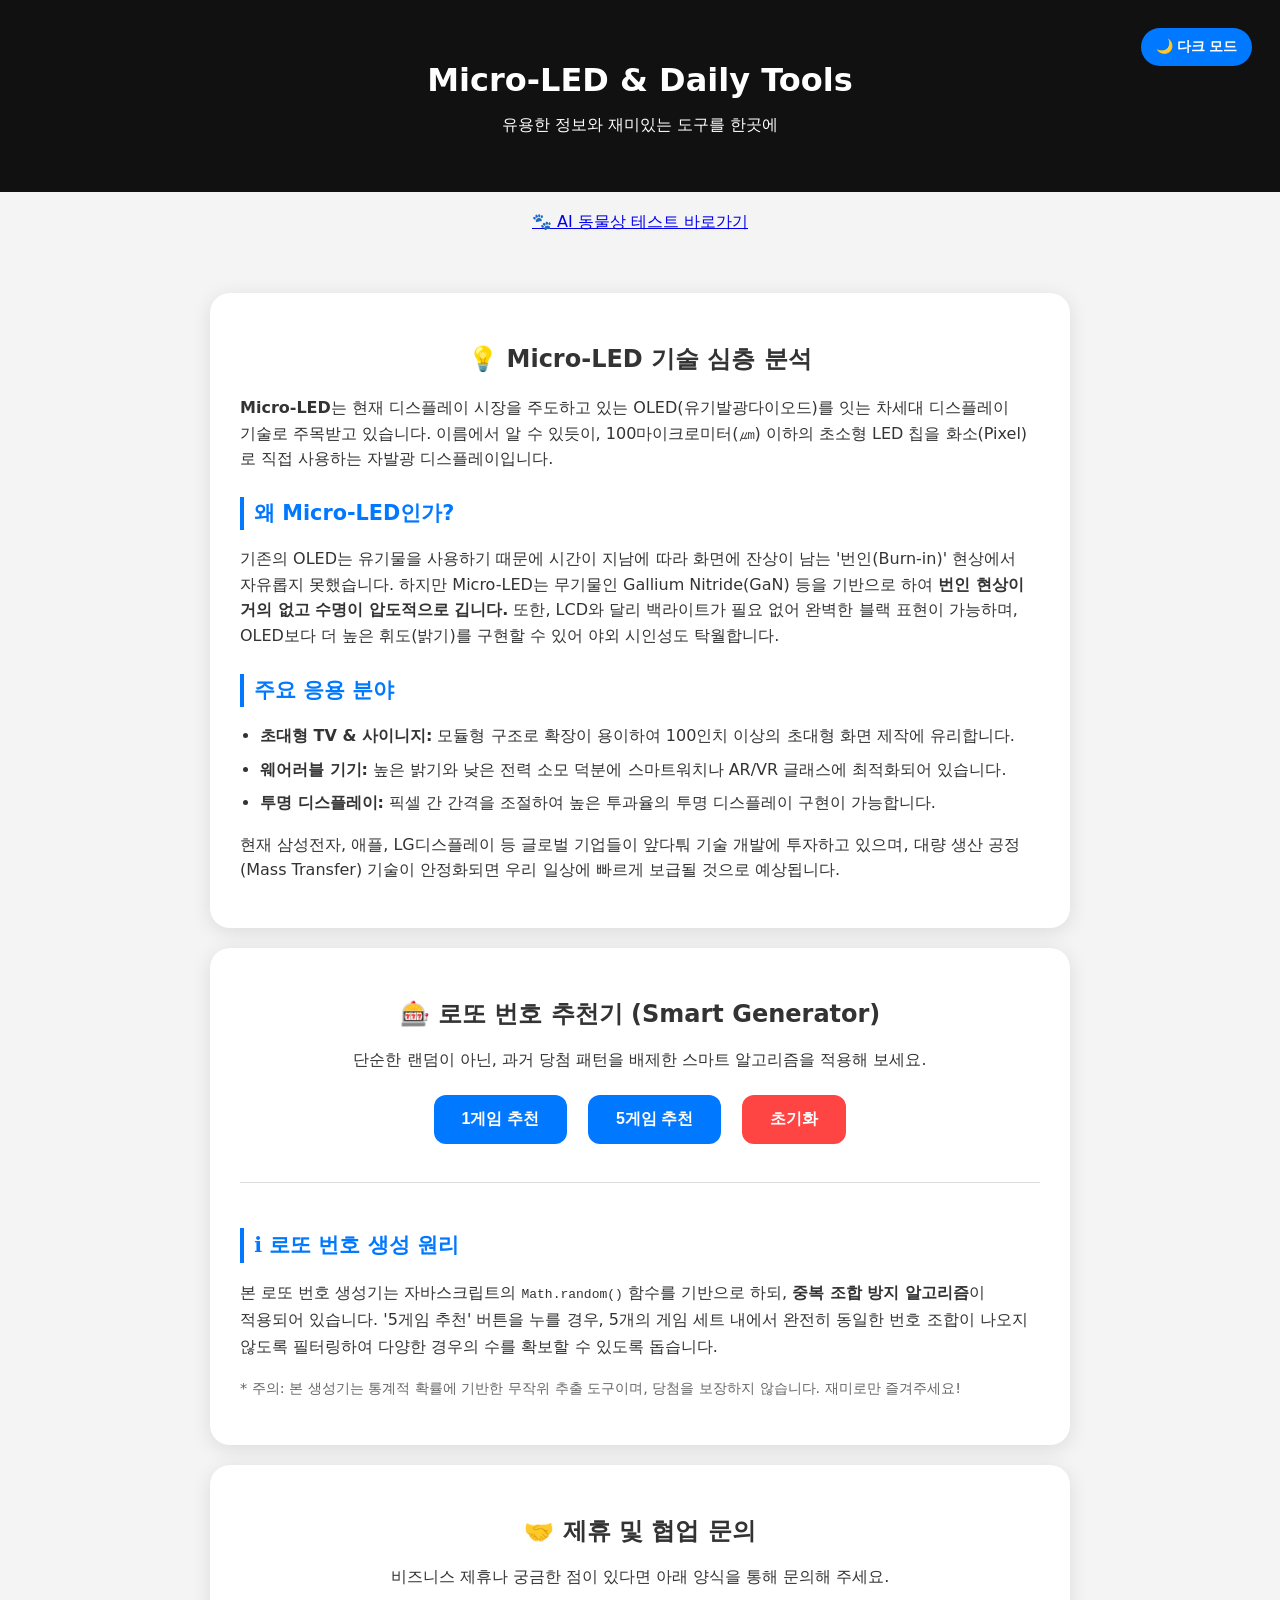
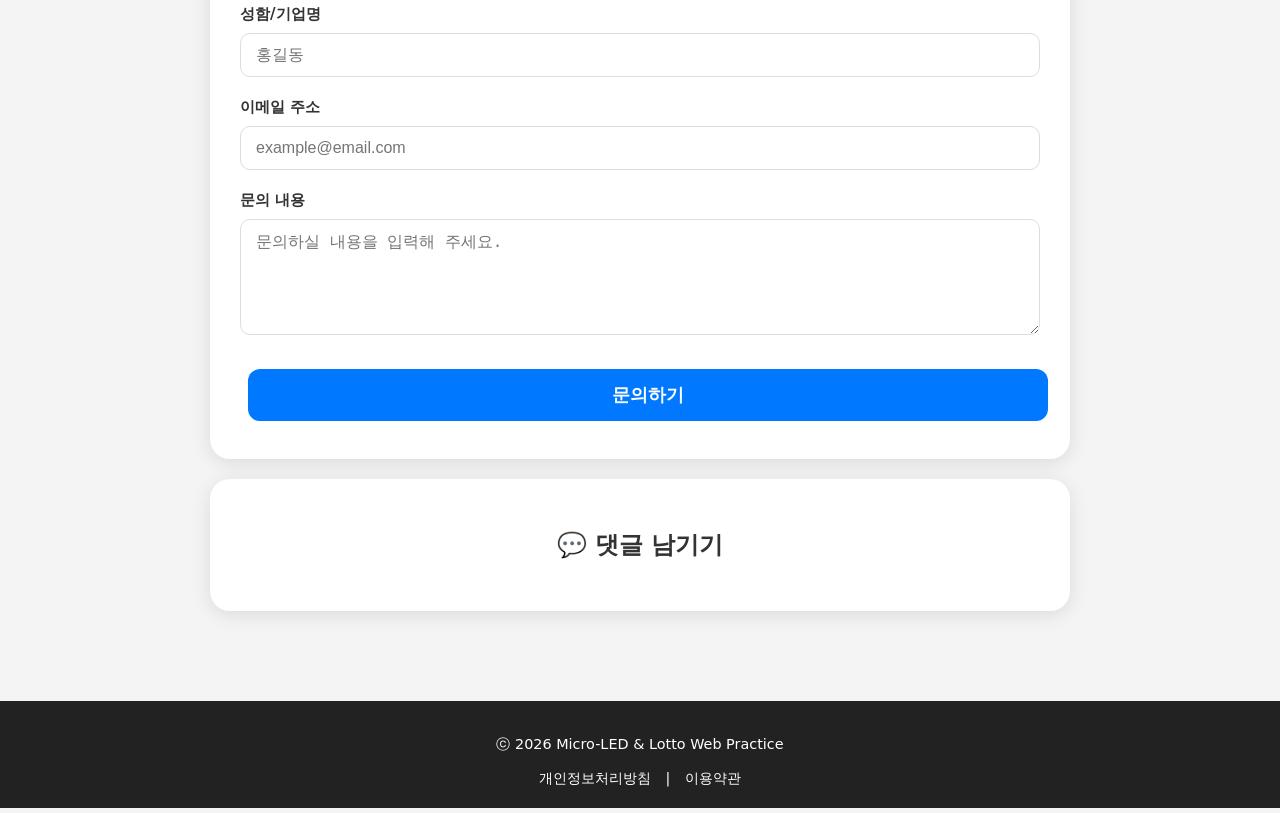
<file: index.html>
<!DOCTYPE html>
<html lang="ko">
<head>
    <meta charset="UTF-8">
    <meta name="viewport" content="width=device-width, initial-scale=1.0">
    <meta name="description" content="Micro-LED 디스플레이 기술 소개와 로또 번호 무료 생성기, AI 동물상 테스트를 제공하는 유틸리티 웹사이트입니다.">
    <!-- Google tag (gtag.js) -->
    <script async src="https://www.googletagmanager.com/gtag/js?id=G-B8SJL64YMD"></script>
    <script>
      window.dataLayer = window.dataLayer || [];
      function gtag(){dataLayer.push(arguments);}
      gtag('js', new Date());

      gtag('config', 'G-B8SJL64YMD');
    </script>
    <!-- Microsoft Clarity -->
    <script type="text/javascript">
        (function(c,l,a,r,i,t,y){
            c[a]=c[a]||function(){(c[a].q=c[a].q||[]).push(arguments)};
            t=l.createElement(r);t.async=1;t.src="https://www.clarity.ms/tag/"+i;
            y=l.getElementsByTagName(r)[0];y.parentNode.insertBefore(t,y);
        })(window, document, "clarity", "script", "vqf2g45jto");
    </script>
    <meta name="google-adsense-account" content="ca-pub-9990274597277594">
    <title>Micro-LED 정보 & 로또 추천기</title>
    <!-- AdSense -->
    <script async src="https://pagead2.googlesyndication.com/pagead/js/adsbygoogle.js?client=ca-pub-9990274597277594"
     crossorigin="anonymous"></script>
    <!-- CSS Linking -->
    <link rel="stylesheet" href="style.css">
</head>
<body>

<header>
    <h1>Micro-LED & Daily Tools</h1>
    <p>유용한 정보와 재미있는 도구를 한곳에</p>
    <button id="theme-toggle">🌙 다크 모드</button>
</header>

<nav style="margin: 20px;">
    <a href="animal-test.html" class="nav-link">🐾 AI 동물상 테스트 바로가기</a>
</nav>

<section>
    <!-- Enhanced Content Section: Micro-LED -->
    <div class="box">
        <h2>💡 Micro-LED 기술 심층 분석</h2>
        <article style="text-align: left; line-height: 1.6;">
            <p>
                <strong>Micro-LED</strong>는 현재 디스플레이 시장을 주도하고 있는 OLED(유기발광다이오드)를 잇는 차세대 디스플레이 기술로 주목받고 있습니다. 
                이름에서 알 수 있듯이, 100마이크로미터(㎛) 이하의 초소형 LED 칩을 화소(Pixel)로 직접 사용하는 자발광 디스플레이입니다.
            </p>
            <h3>왜 Micro-LED인가?</h3>
            <p>
                기존의 OLED는 유기물을 사용하기 때문에 시간이 지남에 따라 화면에 잔상이 남는 '번인(Burn-in)' 현상에서 자유롭지 못했습니다. 
                하지만 Micro-LED는 무기물인 Gallium Nitride(GaN) 등을 기반으로 하여 <strong>번인 현상이 거의 없고 수명이 압도적으로 깁니다.</strong>
                또한, LCD와 달리 백라이트가 필요 없어 완벽한 블랙 표현이 가능하며, OLED보다 더 높은 휘도(밝기)를 구현할 수 있어 야외 시인성도 탁월합니다.
            </p>
            <h3>주요 응용 분야</h3>
            <ul>
                <li><strong>초대형 TV & 사이니지:</strong> 모듈형 구조로 확장이 용이하여 100인치 이상의 초대형 화면 제작에 유리합니다.</li>
                <li><strong>웨어러블 기기:</strong> 높은 밝기와 낮은 전력 소모 덕분에 스마트워치나 AR/VR 글래스에 최적화되어 있습니다.</li>
                <li><strong>투명 디스플레이:</strong> 픽셀 간 간격을 조절하여 높은 투과율의 투명 디스플레이 구현이 가능합니다.</li>
            </ul>
            <p>
                현재 삼성전자, 애플, LG디스플레이 등 글로벌 기업들이 앞다퉈 기술 개발에 투자하고 있으며, 대량 생산 공정(Mass Transfer) 기술이 안정화되면 우리 일상에 빠르게 보급될 것으로 예상됩니다.
            </p>
        </article>
    </div>

    <!-- Enhanced Tool Section: Lotto Generator -->
    <div class="box">
        <h2>🎰 로또 번호 추천기 (Smart Generator)</h2>
        <p>단순한 랜덤이 아닌, 과거 당첨 패턴을 배제한 스마트 알고리즘을 적용해 보세요.</p>
        
        <div class="controls">
            <button onclick="generateOne()">1게임 추천</button>
            <button onclick="generateFive()">5게임 추천</button>
            <button class="reset-btn" onclick="resetLotto()">초기화</button>
        </div>
        <div id="lottoResult"></div>

        <article style="text-align: left; margin-top: 30px; border-top: 1px solid #ddd; padding-top: 20px;">
            <h3>ℹ️ 로또 번호 생성 원리</h3>
            <p>
                본 로또 번호 생성기는 자바스크립트의 <code>Math.random()</code> 함수를 기반으로 하되, 
                <strong>중복 조합 방지 알고리즘</strong>이 적용되어 있습니다. 
                '5게임 추천' 버튼을 누를 경우, 5개의 게임 세트 내에서 완전히 동일한 번호 조합이 나오지 않도록 필터링하여 
                다양한 경우의 수를 확보할 수 있도록 돕습니다.
            </p>
            <p style="font-size: 0.9em; color: #666;">
                * 주의: 본 생성기는 통계적 확률에 기반한 무작위 추출 도구이며, 당첨을 보장하지 않습니다. 재미로만 즐겨주세요!
            </p>
        </article>
    </div>

    <div class="box">
        <h2>🤝 제휴 및 협업 문의</h2>
        <p>비즈니스 제휴나 궁금한 점이 있다면 아래 양식을 통해 문의해 주세요.</p>
        <form action="https://formspree.io/f/xdalrvzw" method="POST" id="contact-form">
            <div class="form-group">
                <label for="name">성함/기업명</label>
                <input type="text" id="name" name="name" placeholder="홍길동" required>
            </div>
            <div class="form-group">
                <label for="email">이메일 주소</label>
                <input type="email" id="email" name="email" placeholder="example@email.com" required>
            </div>
            <div class="form-group">
                <label for="message">문의 내용</label>
                <textarea id="message" name="message" rows="5" placeholder="문의하실 내용을 입력해 주세요." required></textarea>
            </div>
            <button type="submit" class="submit-btn">문의하기</button>
        </form>
    </div>

    <div class="box">
        <h2>💬 댓글 남기기</h2>
        <div id="disqus_thread"></div>
        <script>
            (function() {
            var d = document, s = d.createElement('script');
            s.src = 'https://hunmintech.disqus.com/embed.js';
            s.setAttribute('data-timestamp', +new Date());
            (d.head || d.body).appendChild(s);
            })();
        </script>
        <noscript>Please enable JavaScript to view the <a href="https://disqus.com/?ref_noscript">comments powered by Disqus.</a></noscript>
    </div>
</section>

<footer>
    <p>ⓒ 2026 Micro-LED & Lotto Web Practice</p>
    <div style="margin-top: 10px;">
        <a href="privacy.html" style="color: inherit; margin: 0 10px; text-decoration: none;">개인정보처리방침</a> |
        <a href="terms.html" style="color: inherit; margin: 0 10px; text-decoration: none;">이용약관</a>
    </div>
</footer>

<!-- JS Linking -->
<script src="main.js"></script>
</body>
</html>
</file>
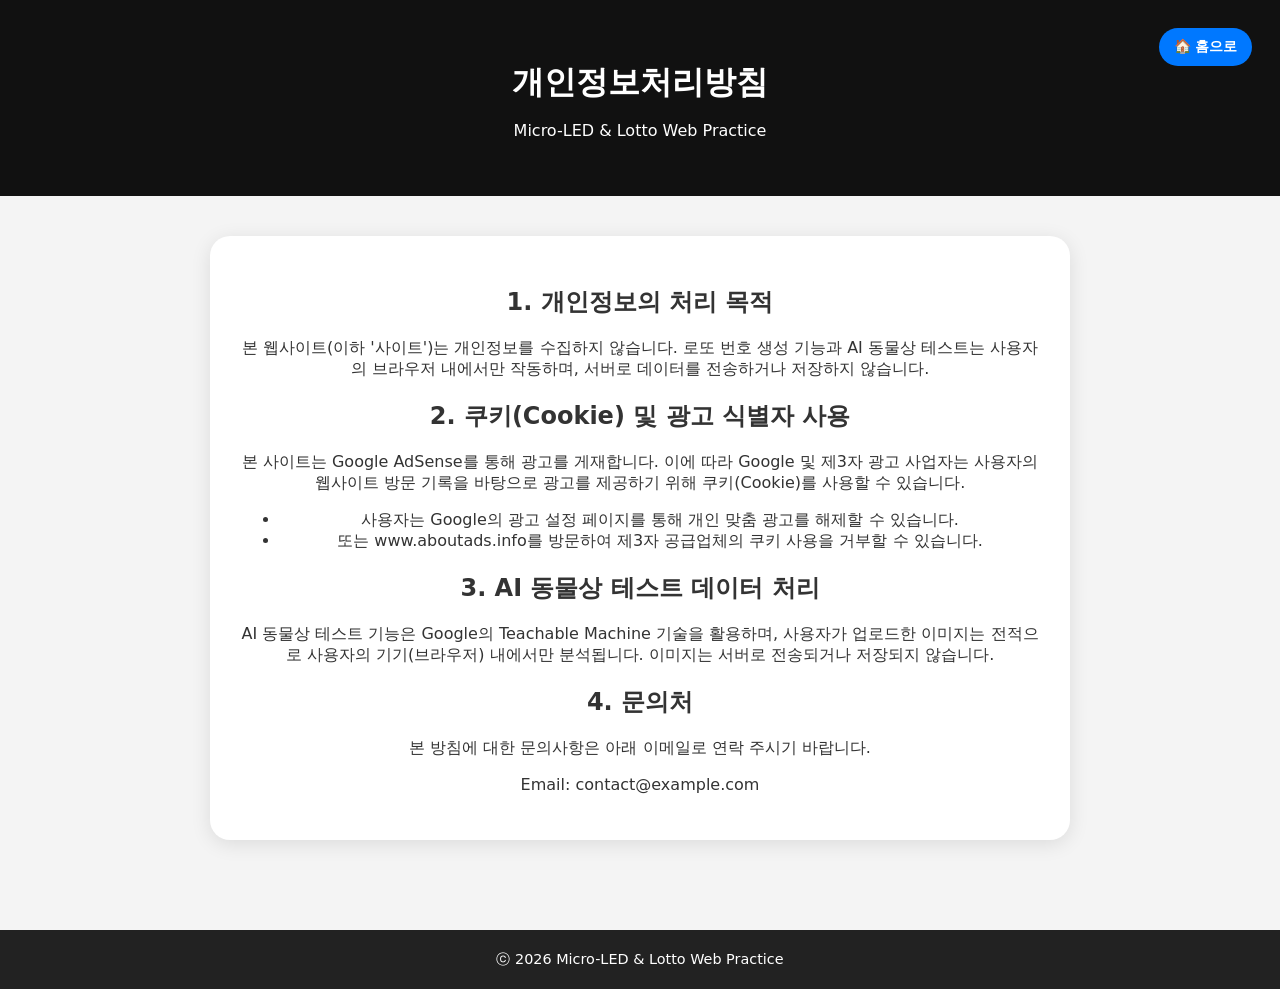
<file: privacy.html>
<!DOCTYPE html>
<html lang="ko">
<head>
    <meta charset="UTF-8">
    <meta name="viewport" content="width=device-width, initial-scale=1.0">
    <!-- Google tag (gtag.js) -->
    <script async src="https://www.googletagmanager.com/gtag/js?id=G-B8SJL64YMD"></script>
    <script>
      window.dataLayer = window.dataLayer || [];
      function gtag(){dataLayer.push(arguments);}
      gtag('js', new Date());

      gtag('config', 'G-B8SJL64YMD');
    </script>
    <!-- Microsoft Clarity -->
    <script type="text/javascript">
        (function(c,l,a,r,i,t,y){
            c[a]=c[a]||function(){(c[a].q=c[a].q||[]).push(arguments)};
            t=l.createElement(r);t.async=1;t.src="https://www.clarity.ms/tag/"+i;
            y=l.getElementsByTagName(r)[0];y.parentNode.insertBefore(t,y);
        })(window, document, "clarity", "script", "vqf2g45jto");
    </script>
    <title>개인정보처리방침 - Micro-LED & Lotto</title>
    <link rel="stylesheet" href="style.css">
</head>
<body>
    <header>
        <h1>개인정보처리방침</h1>
        <p>Micro-LED & Lotto Web Practice</p>
        <button id="theme-toggle" onclick="location.href='index.html'">🏠 홈으로</button>
    </header>

    <section>
        <div class="box">
            <h2>1. 개인정보의 처리 목적</h2>
            <p>본 웹사이트(이하 '사이트')는 개인정보를 수집하지 않습니다. 로또 번호 생성 기능과 AI 동물상 테스트는 사용자의 브라우저 내에서만 작동하며, 서버로 데이터를 전송하거나 저장하지 않습니다.</p>

            <h2>2. 쿠키(Cookie) 및 광고 식별자 사용</h2>
            <p>본 사이트는 Google AdSense를 통해 광고를 게재합니다. 이에 따라 Google 및 제3자 광고 사업자는 사용자의 웹사이트 방문 기록을 바탕으로 광고를 제공하기 위해 쿠키(Cookie)를 사용할 수 있습니다.</p>
            <ul>
                <li>사용자는 Google의 광고 설정 페이지를 통해 개인 맞춤 광고를 해제할 수 있습니다.</li>
                <li>또는 www.aboutads.info를 방문하여 제3자 공급업체의 쿠키 사용을 거부할 수 있습니다.</li>
            </ul>

            <h2>3. AI 동물상 테스트 데이터 처리</h2>
            <p>AI 동물상 테스트 기능은 Google의 Teachable Machine 기술을 활용하며, 사용자가 업로드한 이미지는 전적으로 사용자의 기기(브라우저) 내에서만 분석됩니다. 이미지는 서버로 전송되거나 저장되지 않습니다.</p>

            <h2>4. 문의처</h2>
            <p>본 방침에 대한 문의사항은 아래 이메일로 연락 주시기 바랍니다.</p>
            <p>Email: contact@example.com</p>
        </div>
    </section>

    <footer>
        ⓒ 2026 Micro-LED & Lotto Web Practice
    </footer>
</body>
</html>
</file>
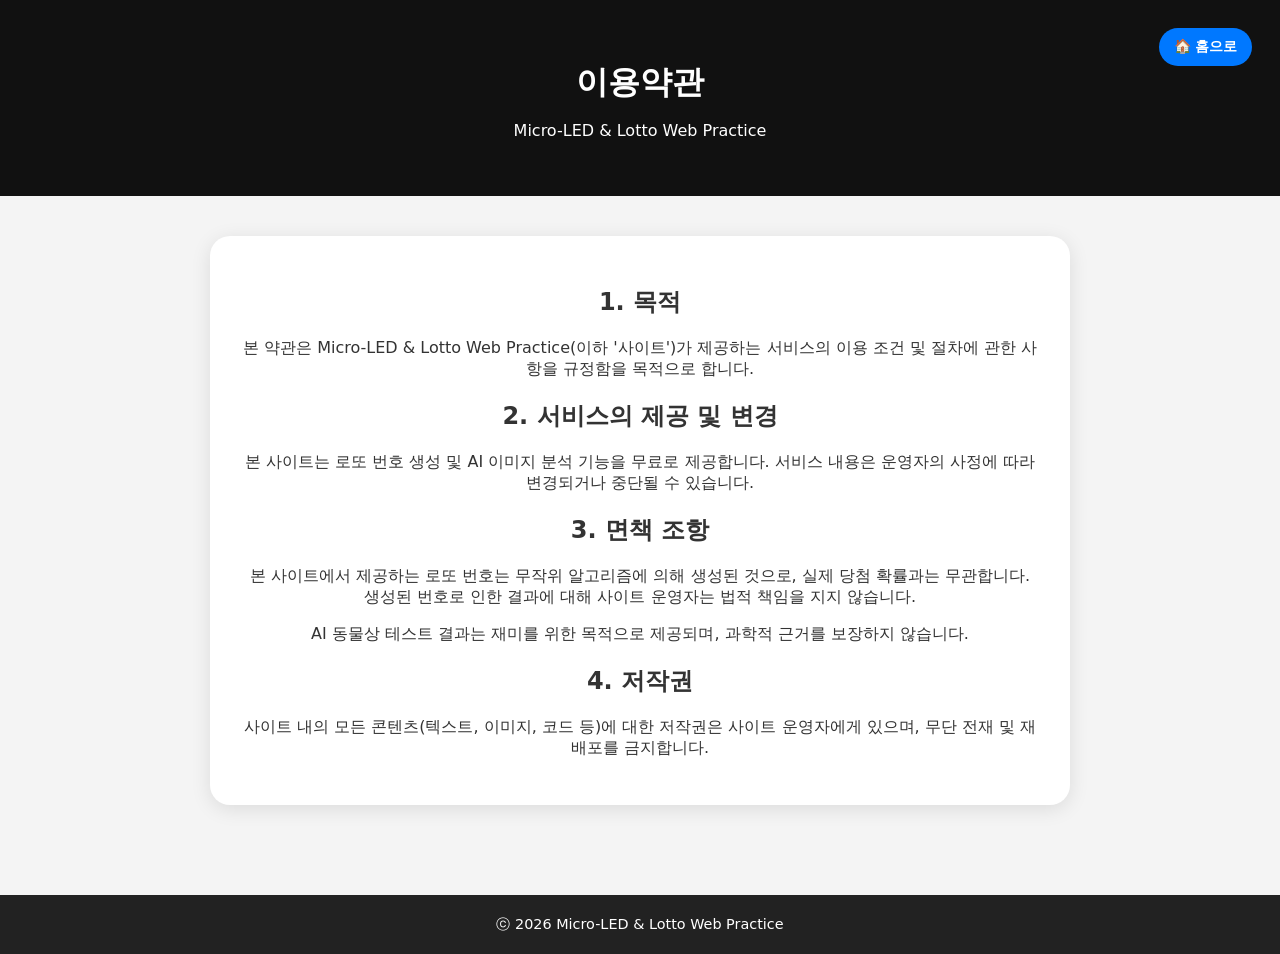
<file: terms.html>
<!DOCTYPE html>
<html lang="ko">
<head>
    <meta charset="UTF-8">
    <meta name="viewport" content="width=device-width, initial-scale=1.0">
    <!-- Google tag (gtag.js) -->
    <script async src="https://www.googletagmanager.com/gtag/js?id=G-B8SJL64YMD"></script>
    <script>
      window.dataLayer = window.dataLayer || [];
      function gtag(){dataLayer.push(arguments);}
      gtag('js', new Date());

      gtag('config', 'G-B8SJL64YMD');
    </script>
    <!-- Microsoft Clarity -->
    <script type="text/javascript">
        (function(c,l,a,r,i,t,y){
            c[a]=c[a]||function(){(c[a].q=c[a].q||[]).push(arguments)};
            t=l.createElement(r);t.async=1;t.src="https://www.clarity.ms/tag/"+i;
            y=l.getElementsByTagName(r)[0];y.parentNode.insertBefore(t,y);
        })(window, document, "clarity", "script", "vqf2g45jto");
    </script>
    <title>이용약관 - Micro-LED & Lotto</title>
    <link rel="stylesheet" href="style.css">
</head>
<body>
    <header>
        <h1>이용약관</h1>
        <p>Micro-LED & Lotto Web Practice</p>
        <button id="theme-toggle" onclick="location.href='index.html'">🏠 홈으로</button>
    </header>

    <section>
        <div class="box">
            <h2>1. 목적</h2>
            <p>본 약관은 Micro-LED & Lotto Web Practice(이하 '사이트')가 제공하는 서비스의 이용 조건 및 절차에 관한 사항을 규정함을 목적으로 합니다.</p>

            <h2>2. 서비스의 제공 및 변경</h2>
            <p>본 사이트는 로또 번호 생성 및 AI 이미지 분석 기능을 무료로 제공합니다. 서비스 내용은 운영자의 사정에 따라 변경되거나 중단될 수 있습니다.</p>

            <h2>3. 면책 조항</h2>
            <p>본 사이트에서 제공하는 로또 번호는 무작위 알고리즘에 의해 생성된 것으로, 실제 당첨 확률과는 무관합니다. 생성된 번호로 인한 결과에 대해 사이트 운영자는 법적 책임을 지지 않습니다.</p>
            <p>AI 동물상 테스트 결과는 재미를 위한 목적으로 제공되며, 과학적 근거를 보장하지 않습니다.</p>

            <h2>4. 저작권</h2>
            <p>사이트 내의 모든 콘텐츠(텍스트, 이미지, 코드 등)에 대한 저작권은 사이트 운영자에게 있으며, 무단 전재 및 재배포를 금지합니다.</p>
        </div>
    </section>

    <footer>
        ⓒ 2026 Micro-LED & Lotto Web Practice
    </footer>
</body>
</html>
</file>
<file: style.css>
:root {
    /* Light Theme Variables */
    --bg-color: #f4f4f4;
    --card-bg: #ffffff;
    --text-color: #333333;
    --header-bg: #111111;
    --header-text: #ffffff;
    --footer-bg: #222222;
    --footer-text: #ffffff;
    --primary-color: #0078ff;
    --primary-hover: #0056cc;
    --reset-color: #ff4444;
    --reset-hover: #cc0000;
    --shadow: rgba(0, 0, 0, 0.1);
}

[data-theme="dark"] {
    /* Dark Theme Variables */
    --bg-color: #121212;
    --card-bg: #1e1e1e;
    --text-color: #e0e0e0;
    --header-bg: #000000;
    --header-text: #ffffff;
    --footer-bg: #1a1a1a;
    --footer-text: #aaaaaa;
    --shadow: rgba(255, 255, 255, 0.05);
}

body {
    font-family: 'Pretendard', -apple-system, BlinkMacSystemFont, system-ui, Roboto, sans-serif;
    text-align: center;
    margin: 0;
    padding: 0;
    background-color: var(--bg-color);
    color: var(--text-color);
    transition: background-color 0.3s, color 0.3s;
}

header {
    background-color: var(--header-bg);
    color: var(--header-text);
    padding: 40px 20px;
    position: relative;
}

header h1 {
    font-size: 2rem;
    margin-bottom: 10px;
}

#theme-toggle {
    position: absolute;
    top: 20px;
    right: 20px;
    padding: 10px 15px;
    font-size: 14px;
    border-radius: 20px;
    background-color: var(--primary-color);
    color: white;
    border: none;
    cursor: pointer;
    transition: transform 0.2s;
}

#theme-toggle:active {
    transform: scale(0.95);
}

section {
    padding: 20px;
}

.box {
    background: var(--card-bg);
    margin: 20px auto;
    padding: 30px;
    width: 90%;
    max-width: 800px;
    border-radius: 20px;
    box-shadow: 0px 4px 20px var(--shadow);
    transition: background-color 0.3s, box-shadow 0.3s;
}

button {
    padding: 14px 28px;
    font-size: 1rem;
    font-weight: 600;
    background-color: var(--primary-color);
    color: white;
    border: none;
    border-radius: 12px;
    cursor: pointer;
    margin: 8px;
    transition: background-color 0.2s, transform 0.1s;
}

button:hover {
    background-color: var(--primary-hover);
}

button:active {
    transform: translateY(1px);
}

.reset-btn {
    background-color: var(--reset-color);
}

.reset-btn:hover {
    background-color: var(--reset-hover);
}

.ball {
    display: inline-flex;
    justify-content: center;
    align-items: center;
    width: 50px;
    height: 50px;
    border-radius: 50%;
    color: white;
    font-weight: bold;
    font-size: 1.1rem;
    margin: 8px;
    box-shadow: 0 4px 8px rgba(0,0,0,0.2);
}

footer {
    background: var(--footer-bg);
    color: var(--footer-text);
    padding: 20px;
    margin-top: 50px;
    font-size: 0.9rem;
}

/* AI Animal Face Test Section */
.upload-area {
    border: 3px dashed var(--primary-color);
    border-radius: 20px;
    padding: 40px;
    cursor: pointer;
    background-color: var(--bg-color);
    transition: all 0.2s ease;
    max-width: 400px;
    margin: 20px auto;
}

.upload-area:hover {
    background-color: var(--primary-color);
    color: white;
    transform: scale(1.02);
}

#preview-container {
    display: flex;
    justify-content: center;
    align-items: center;
}

.bar-container {
    position: relative;
    width: 100%;
    height: 35px;
    background-color: #ddd;
    border-radius: 20px;
    margin-bottom: 15px;
    overflow: hidden;
}

[data-theme="dark"] .bar-container {
    background-color: #444;
}

.bar {
    height: 100%;
    width: 0%;
    border-radius: 20px;
    display: flex;
    align-items: center;
    padding-left: 15px;
    color: white;
    font-weight: bold;
    font-size: 0.9rem;
    transition: width 0.8s ease-out;
}

.dog-bar { background-color: #fbc400; }
.cat-bar { background-color: #ff7272; }

#result-message {
    font-size: 1.5rem;
    margin-bottom: 25px;
    color: var(--primary-color);
}

/* Form Styling */
.form-group {
    text-align: left;
    margin-bottom: 20px;
}

.form-group label {
    display: block;
    font-weight: 600;
    margin-bottom: 8px;
    font-size: 0.95rem;
}

.form-group input,
.form-group textarea {
    width: 100%;
    padding: 12px 15px;
    border-radius: 10px;
    border: 1px solid #ddd;
    background-color: var(--card-bg);
    color: var(--text-color);
    font-size: 1rem;
    box-sizing: border-box;
    transition: border-color 0.2s, box-shadow 0.2s;
}

[data-theme="dark"] .form-group input,
[data-theme="dark"] .form-group textarea {
    border-color: #444;
}

.form-group input:focus,
.form-group textarea:focus {
    outline: none;
    border-color: var(--primary-color);
    box-shadow: 0 0 8px rgba(0, 120, 255, 0.2);
}

.submit-btn {
    width: 100%;
    margin-top: 10px;
    font-size: 1.1rem;
}

/* Article & Content Typography */
article {
    line-height: 1.7;
    color: var(--text-color);
}

article h3 {
    margin-top: 25px;
    margin-bottom: 10px;
    font-size: 1.3rem;
    color: var(--primary-color);
    border-left: 4px solid var(--primary-color);
    padding-left: 10px;
}

article h4 {
    margin-top: 20px;
    margin-bottom: 8px;
    font-size: 1.1rem;
}

article p {
    margin-bottom: 15px;
    word-break: keep-all;
}

article ul {
    margin-bottom: 15px;
    padding-left: 20px;
}

article li {
    margin-bottom: 8px;
    list-style-type: disc;
}

/* Responsive Optimization */
@media (max-width: 600px) {
    header h1 {
        font-size: 1.5rem;
    }

    .box {
        padding: 20px;
    }

    button {
        width: 100%;
        margin: 5px 0;
    }

    .ball {
        width: 45px;
        height: 45px;
        font-size: 1rem;
    }
}
</file>
